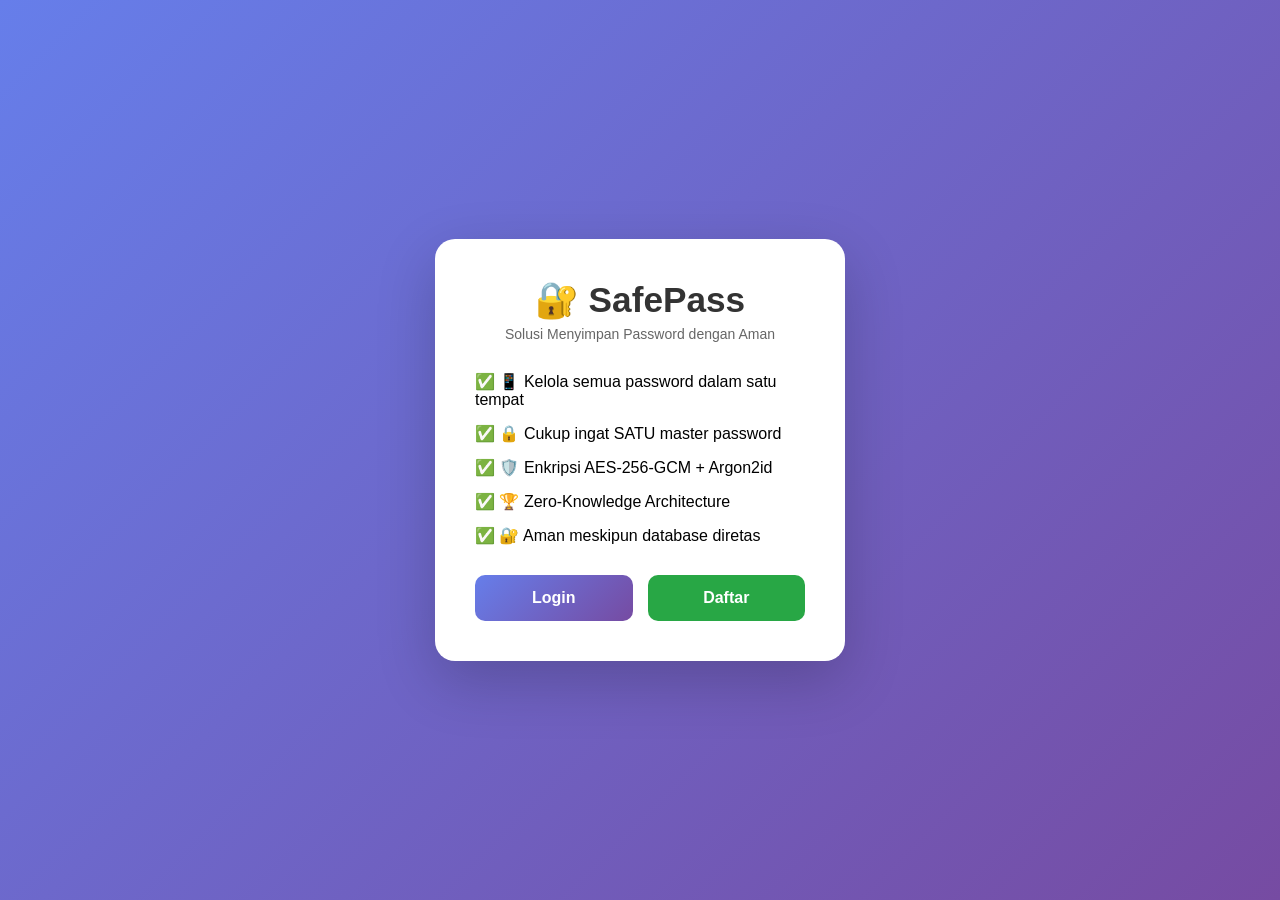
<file: frontend/index.html>
<!doctype html>
<html lang="id">
  <head>
    <meta charset="UTF-8" />
    <meta name="viewport" content="width=device-width, initial-scale=1.0" />
    <title>SafePass - Password Manager Aman</title>
    <link rel="stylesheet" href="css/style.css" />
  </head>
  <body class="auth-page">
    <div class="auth-container">
      <div class="auth-card" style="text-align: center">
        <div class="auth-header">
          <h1>🔐 SafePass</h1>
          <p>Solusi Menyimpan Password dengan Aman</p>
        </div>

        <div style="margin: 30px 0; text-align: left">
          <p style="margin-bottom: 15px">✅ 📱 Kelola semua password dalam satu tempat</p>
          <p style="margin-bottom: 15px">✅ 🔒 Cukup ingat SATU master password</p>
          <p style="margin-bottom: 15px">✅ 🛡️ Enkripsi AES-256-GCM + Argon2id</p>
          <p style="margin-bottom: 15px">✅ 🏆 Zero-Knowledge Architecture</p>
          <p style="margin-bottom: 15px">✅ 🔐 Aman meskipun database diretas</p>
        </div>

        <div style="display: flex; gap: 15px; justify-content: center">
          <a href="login.html" style="flex: 1; text-align: center; background: linear-gradient(135deg, #667eea 0%, #764ba2 100%); color: white; padding: 14px; border-radius: 10px; text-decoration: none; font-weight: bold">Login</a>
          <a href="register.html" style="flex: 1; text-align: center; background: #28a745; color: white; padding: 14px; border-radius: 10px; text-decoration: none; font-weight: bold">Daftar</a>
        </div>
      </div>
    </div>
  </body>
</html>
</file>
<file: frontend/css/style.css>
/* ============ RESET & GLOBAL ============ */
* {
  margin: 0;
  padding: 0;
  box-sizing: border-box;
}

body {
  font-family: "Segoe UI", Tahoma, Geneva, Verdana, sans-serif;
  background: linear-gradient(135deg, #667eea 0%, #764ba2 100%);
  min-height: 100vh;
}

/* ============ AUTH PAGES (LOGIN & REGISTER) ============ */
.auth-page {
  display: flex;
  justify-content: center;
  align-items: center;
}

.auth-container {
  width: 100%;
  max-width: 450px;
  padding: 20px;
}

.auth-card {
  background: white;
  border-radius: 20px;
  padding: 40px;
  box-shadow: 0 20px 60px rgba(0, 0, 0, 0.2);
  animation: fadeInUp 0.5s ease;
}

@keyframes fadeInUp {
  from {
    opacity: 0;
    transform: translateY(30px);
  }
  to {
    opacity: 1;
    transform: translateY(0);
  }
}

.auth-header {
  text-align: center;
  margin-bottom: 30px;
}

.auth-header h1 {
  font-size: 2.2em;
  color: #333;
  margin-bottom: 5px;
}

.auth-header p {
  color: #666;
  font-size: 14px;
}

.auth-form .form-group {
  margin-bottom: 20px;
}

.auth-form label {
  display: block;
  margin-bottom: 8px;
  color: #333;
  font-weight: 600;
  font-size: 14px;
}

.auth-form input {
  width: 100%;
  padding: 12px 15px;
  border: 2px solid #e0e0e0;
  border-radius: 10px;
  font-size: 16px;
  transition: all 0.3s ease;
}

.auth-form input:focus {
  outline: none;
  border-color: #667eea;
  box-shadow: 0 0 0 3px rgba(102, 126, 234, 0.1);
}

.auth-form button {
  width: 100%;
  padding: 14px;
  background: linear-gradient(135deg, #667eea 0%, #764ba2 100%);
  color: white;
  border: none;
  border-radius: 10px;
  font-size: 16px;
  font-weight: bold;
  cursor: pointer;
  transition: all 0.3s ease;
  margin-top: 10px;
}

.auth-form button:hover {
  transform: translateY(-2px);
  box-shadow: 0 5px 20px rgba(102, 126, 234, 0.4);
}

.auth-form button:disabled {
  opacity: 0.6;
  cursor: not-allowed;
  transform: none;
}

.message {
  margin-top: 20px;
  text-align: center;
  font-size: 14px;
  padding: 10px;
  border-radius: 8px;
}

.message.success {
  background: #d4edda;
  color: #155724;
  border: 1px solid #c3e6cb;
}

.message.error {
  background: #f8d7da;
  color: #721c24;
  border: 1px solid #f5c6cb;
}

.message.info {
  background: #d1ecf1;
  color: #0c5460;
  border: 1px solid #bee5eb;
}

.message.warning {
  background: #fff3cd;
  color: #856404;
  border: 1px solid #ffeeba;
}

.auth-footer {
  text-align: center;
  margin-top: 25px;
  padding-top: 20px;
  border-top: 1px solid #eee;
}

.auth-footer a {
  color: #667eea;
  text-decoration: none;
  font-weight: 600;
}

.auth-footer a:hover {
  text-decoration: underline;
}

/* ============ DASHBOARD ============ */
.dashboard-container {
  width: 100%;
  max-width: 1000px;
  margin: 0 auto;
  padding: 20px;
}

.dashboard-card {
  background: white;
  border-radius: 20px;
  padding: 30px;
  box-shadow: 0 20px 60px rgba(0, 0, 0, 0.1);
  animation: fadeInUp 0.5s ease;
}

.dashboard-header {
  display: flex;
  justify-content: space-between;
  align-items: center;
  margin-bottom: 30px;
  padding-bottom: 20px;
  border-bottom: 2px solid #f0f0f0;
  flex-wrap: wrap;
  gap: 15px;
}

.dashboard-header h1 {
  font-size: 1.8em;
  color: #333;
}

.user-info {
  display: flex;
  align-items: center;
  gap: 15px;
}

.user-info span {
  color: #666;
  font-weight: 500;
}

.logout-btn {
  background: #dc3545;
  color: white;
  border: none;
  padding: 8px 20px;
  border-radius: 8px;
  cursor: pointer;
  font-size: 14px;
  font-weight: 600;
  transition: all 0.3s ease;
}

.logout-btn:hover {
  background: #c82333;
  transform: translateY(-2px);
}

.logout-btn:disabled {
  opacity: 0.6;
  cursor: not-allowed;
  transform: none;
}

/* Toolbar */
.toolbar {
  display: flex;
  gap: 15px;
  margin-bottom: 30px;
  flex-wrap: wrap;
}

.toolbar button {
  padding: 12px 24px;
  border: none;
  border-radius: 10px;
  font-size: 14px;
  font-weight: 600;
  cursor: pointer;
  transition: all 0.3s ease;
}

.toolbar button:hover {
  transform: translateY(-2px);
}

.toolbar button:disabled {
  opacity: 0.6;
  cursor: not-allowed;
  transform: none;
}

.add-btn {
  background: #28a745;
  color: white;
}

.add-btn:hover {
  background: #218838;
}

.export-btn {
  background: #17a2b8;
  color: white;
}

.export-btn:hover {
  background: #138496;
}

.import-btn {
  background: #6c757d;
  color: white;
}

.import-btn:hover {
  background: #5a6268;
}

.generate-pwd-btn {
  background: #ffc107;
  color: #333;
}

.generate-pwd-btn:hover {
  background: #e0a800;
}

/* Vault List */
.vault-section h3 {
  margin-bottom: 20px;
  color: #333;
  font-size: 1.3em;
}

.vault-list {
  display: grid;
  gap: 15px;
}

.password-card {
  background: #f8f9fa;
  border: 1px solid #e0e0e0;
  border-radius: 15px;
  padding: 20px;
  transition: all 0.3s ease;
}

.password-card:hover {
  box-shadow: 0 5px 20px rgba(0, 0, 0, 0.1);
  transform: translateY(-2px);
}

.password-card h3 {
  color: #333;
  margin-bottom: 12px;
  font-size: 1.2em;
  word-break: break-word;
}

.password-card p {
  margin-bottom: 8px;
  color: #666;
  font-size: 14px;
  word-break: break-word;
}

.password-value {
  font-family: monospace;
  background: #e9ecef;
  padding: 5px 12px;
  border-radius: 20px;
  display: inline-block;
  font-size: 13px;
}

.card-actions {
  margin-top: 15px;
  display: flex;
  gap: 10px;
  flex-wrap: wrap;
}

.card-actions button {
  padding: 6px 14px;
  border: none;
  border-radius: 8px;
  cursor: pointer;
  font-size: 12px;
  font-weight: 500;
  transition: all 0.2s ease;
}

.card-actions button:hover {
  transform: translateY(-1px);
  filter: brightness(0.95);
}

.card-actions button:active {
  transform: translateY(0);
}

.btn-show {
  background: #17a2b8;
  color: white;
}

.btn-copy {
  background: #6c757d;
  color: white;
}

.btn-edit {
  background: #ffc107;
  color: #333;
}

.btn-delete {
  background: #dc3545;
  color: white;
}

.empty-message {
  text-align: center;
  color: #999;
  padding: 40px;
  background: #f8f9fa;
  border-radius: 15px;
}

/* ============ MODAL ============ */
.modal {
  display: none;
  position: fixed;
  top: 0;
  left: 0;
  width: 100%;
  height: 100%;
  background: rgba(0, 0, 0, 0.5);
  justify-content: center;
  align-items: center;
  z-index: 1000;
}

.modal-content {
  background: white;
  border-radius: 20px;
  padding: 30px;
  width: 90%;
  max-width: 500px;
  animation: fadeInUp 0.3s ease;
  max-height: 90vh;
  overflow-y: auto;
}

.modal-content h3 {
  margin-bottom: 25px;
  color: #333;
  font-size: 1.4em;
}

.modal-content input,
.modal-content textarea {
  width: 100%;
  padding: 12px;
  margin-bottom: 15px;
  border: 2px solid #e0e0e0;
  border-radius: 10px;
  font-size: 14px;
  transition: all 0.3s ease;
}

.modal-content input:focus,
.modal-content textarea:focus {
  outline: none;
  border-color: #667eea;
  box-shadow: 0 0 0 3px rgba(102, 126, 234, 0.1);
}

.modal-content textarea {
  resize: vertical;
  font-family: inherit;
}

.modal-buttons {
  display: flex;
  gap: 10px;
  justify-content: flex-end;
  margin-top: 20px;
}

.save-btn {
  background: #28a745;
  color: white;
  border: none;
  padding: 10px 20px;
  border-radius: 8px;
  cursor: pointer;
  font-weight: 600;
  transition: all 0.2s ease;
}

.save-btn:hover {
  background: #218838;
  transform: translateY(-1px);
}

.cancel-btn {
  background: #6c757d;
  color: white;
  border: none;
  padding: 10px 20px;
  border-radius: 8px;
  cursor: pointer;
  font-weight: 600;
  transition: all 0.2s ease;
}

.cancel-btn:hover {
  background: #5a6268;
  transform: translateY(-1px);
}

/* Password Strength */
.password-strength {
  margin-top: 8px;
}

.strength-bar {
  height: 5px;
  border-radius: 5px;
  transition: all 0.3s ease;
  margin-bottom: 5px;
}

.weak-bar {
  background: #dc3545;
  width: 33%;
}

.medium-bar {
  background: #ffc107;
  width: 66%;
}

.strong-bar {
  background: #28a745;
  width: 100%;
}

.strength-text {
  font-size: 12px;
  font-weight: 600;
}

.text-weak {
  color: #dc3545;
}
.text-medium {
  color: #ffc107;
}
.text-strong {
  color: #28a745;
}

/* Password Requirements */
.password-req {
  background: #f8f9fa;
  padding: 12px;
  border-radius: 10px;
  font-size: 12px;
  margin-top: 10px;
}

.password-req ul {
  margin: 8px 0 0 20px;
  list-style: none;
}

.password-req li {
  margin-bottom: 4px;
}

.req-met {
  color: #28a745;
}

.req-unmet {
  color: #dc3545;
}

.match-status {
  font-size: 12px;
  margin-top: 5px;
}

.match-success {
  color: #28a745;
}

.match-error {
  color: #dc3545;
}

/* ============ GENERATOR MODAL ============ */
#generatorModal .modal-content {
  max-width: 450px;
}

#generatorModal .form-group {
  margin-bottom: 15px;
}

#generatorModal .form-group label {
  display: flex;
  align-items: center;
  gap: 10px;
  cursor: pointer;
}

#generatorModal input[type="range"] {
  width: 100%;
  margin: 10px 0;
}

#generatedPassword {
  font-family: monospace;
  font-size: 14px;
  background: #f0f0f0;
  padding: 12px;
  border-radius: 10px;
  text-align: center;
  letter-spacing: 0.5px;
}

#generatorModal .modal-buttons {
  display: flex;
  gap: 10px;
  flex-wrap: wrap;
  justify-content: center;
}

#generatorModal .modal-buttons button {
  flex: 1;
  min-width: 80px;
  padding: 10px;
  border: none;
  border-radius: 8px;
  cursor: pointer;
  font-weight: 600;
  transition: all 0.2s ease;
}

#generatorModal .modal-buttons button:hover {
  transform: translateY(-1px);
}

/* Loading Spinner */
.loading-spinner {
  display: inline-block;
  width: 20px;
  height: 20px;
  border: 2px solid #f3f3f3;
  border-top: 2px solid #667eea;
  border-radius: 50%;
  animation: spin 1s linear infinite;
  margin-right: 8px;
}

@keyframes spin {
  0% {
    transform: rotate(0deg);
  }
  100% {
    transform: rotate(360deg);
  }
}

/* Toast Notification */
.toast-notification {
  position: fixed;
  bottom: 20px;
  right: 20px;
  background: #333;
  color: white;
  padding: 12px 20px;
  border-radius: 10px;
  font-size: 14px;
  z-index: 1100;
  animation: slideInRight 0.3s ease;
  box-shadow: 0 4px 12px rgba(0, 0, 0, 0.2);
}

.toast-notification.success {
  background: #28a745;
}

.toast-notification.error {
  background: #dc3545;
}

.toast-notification.info {
  background: #17a2b8;
}

@keyframes slideInRight {
  from {
    transform: translateX(100%);
    opacity: 0;
  }
  to {
    transform: translateX(0);
    opacity: 1;
  }
}

/* Responsive */
@media (max-width: 768px) {
  .auth-card {
    padding: 25px;
  }

  .dashboard-card {
    padding: 20px;
  }

  .dashboard-header {
    flex-direction: column;
    text-align: center;
  }

  .toolbar {
    gap: 10px;
    justify-content: center;
  }

  .toolbar button {
    padding: 8px 16px;
    font-size: 12px;
  }

  .card-actions button {
    padding: 4px 10px;
    font-size: 11px;
  }

  .modal-content {
    padding: 20px;
    margin: 15px;
  }

  #generatorModal .modal-buttons button {
    font-size: 12px;
    padding: 8px;
  }
}

/* Scrollbar Styling */
::-webkit-scrollbar {
  width: 8px;
  height: 8px;
}

::-webkit-scrollbar-track {
  background: #f1f1f1;
  border-radius: 10px;
}

::-webkit-scrollbar-thumb {
  background: #888;
  border-radius: 10px;
}

::-webkit-scrollbar-thumb:hover {
  background: #555;
}

/* Print Styles */
@media print {
  .toolbar,
  .logout-btn,
  .card-actions {
    display: none;
  }

  .dashboard-card {
    box-shadow: none;
    padding: 0;
  }
}
</file>
